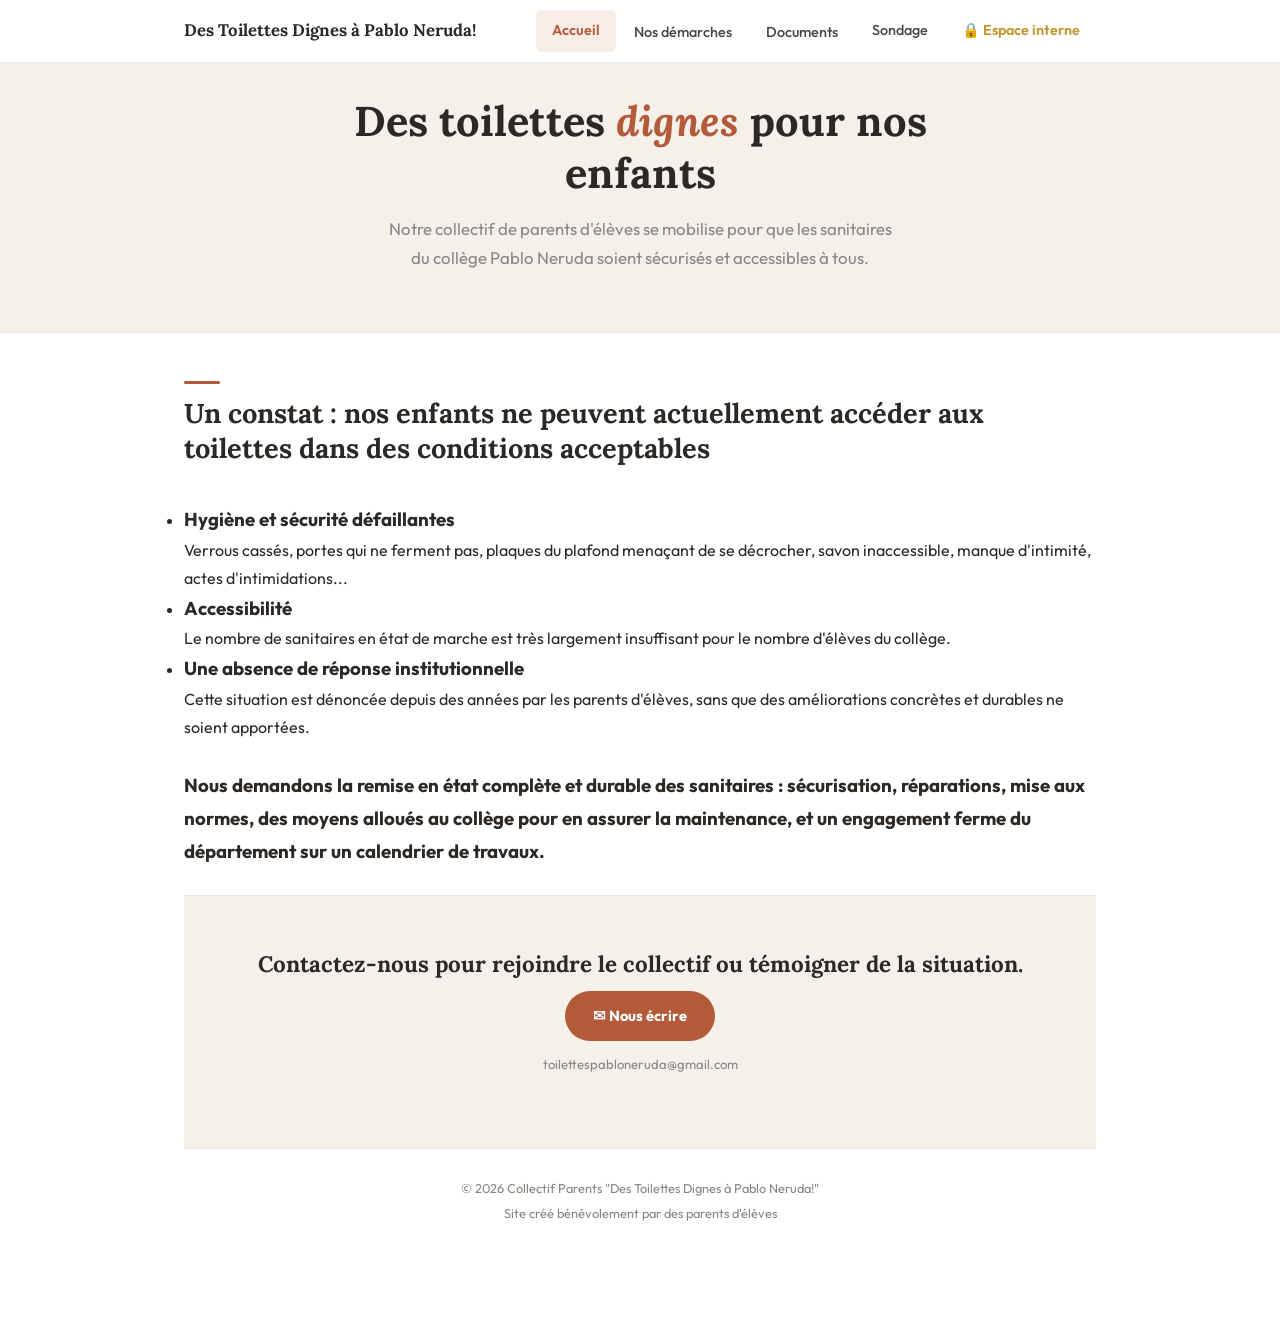
<file: index.html>
<!DOCTYPE html>
<html lang="fr">
<head>
<meta charset="UTF-8">
<meta name="viewport" content="width=device-width, initial-scale=1.0">
<title> Des Toilettes Dignes à Pablo Neruda!</title>
<link rel="stylesheet" href="style.css">
</head>
<body>

<header>
  <div class="header-inner">
    <a href="index.html" class="logo">
     <!-- <span class="logo-mark">✊</span> -->
      Des Toilettes Dignes à Pablo Neruda!
    </a>
    <button class="hamburger" onclick="document.querySelector('nav').classList.toggle('open')" aria-label="Menu">☰</button>
    <nav>
      <a href="index.html" class="current">Accueil</a>
     <div class="dropdown">
      <a href="demarches.html" >Nos démarches</a>
      <div class="dropdown-menu">
      <a href="demarches.html#demandes"> Résumé de nos demandes</a>
      <a href="demarches.html#chronologie">Chronologie</a>      
      </div>
      </div>      
      <div class="dropdown">
      <a href="documents.html">Documents</a>
      <div class="dropdown-menu">
      <a href="documents.html#ressources"> Ressources extérieures</a>
      <a href="documents.html#photos">Constats photographiques</a>      
      <a href="documents.html#courriers">Courriers et comptes-rendus</a>  
      </div>
      </div>  
      <a href="sondage.html">Sondage </a>
      <a href="membres.html" class="nav-members">🔒 Espace interne</a>
    </nav>
  </div>
</header>

<!-- HERO -->
<section style="background: var(--cream); padding: 32px 24px 28px; text-align: center; border-bottom: 1px solid var(--gray-pale);">
  <div style="max-width: 640px; margin: 0 auto;">
  <!--  <p style="font-size: 0.82rem; font-weight: 700; text-transform: uppercase; letter-spacing: 0.06em; color: var(--terra); margin-bottom: 16px;">
      🏫 Collège Pablo Neruda: les parents se mobilisent
    </p> -->
    <h1 style="font-family: var(--font-h); font-size: clamp(1.8rem, 4.5vw, 2.6rem); line-height: 1.25; margin-bottom: 16px; color: var(--ink);">
      Des toilettes <em style="color: var(--terra);">dignes</em> pour nos enfants
    </h1>
    <p style="color: var(--gray); font-size: 1.05rem; max-width: 520px; margin: 0 auto 32px; line-height: 1.7;">
      Notre collectif de parents d'élèves se mobilise pour que les sanitaires du collège Pablo Neruda soient sécurisés et accessibles à tous.
    </p>
 <!--   <div style="display: flex; justify-content: center; gap: 12px; flex-wrap: wrap;">
      <a href="demarches.html" class="btn btn-terra">Découvrir nos actions →</a>
    </div>
-->

</section>

<!-- PRÉSENTATION -->
<div class="page">
  <div class="section-header">
    <div class="section-bar"></div>
    <h2 class="section-title">Un constat : nos enfants ne peuvent actuellement accéder aux toilettes dans des conditions acceptables</h2>
  </div>
 <ul> 
<li> <h3>Hygiène et sécurité défaillantes</h3>
 <p>Verrous cassés, portes qui ne ferment pas, plaques du plafond menaçant de se décrocher, savon inaccessible, manque d'intimité, actes d'intimidations...</p>
</li>
<li><h3>Accessibilité </h3>
<p> Le nombre de sanitaires en état de marche est très largement insuffisant pour le nombre d'élèves du collège. </p>
</li>
   <li><h3>Une absence de réponse institutionnelle </h3>
<p>  Cette situation est dénoncée depuis des années par les parents d'élèves, sans que des améliorations concrètes et durables ne soient apportées. 
  </p>
</li>
 </ul>

   <BR>
  
    <h3 >Nous demandons la remise en état complète et durable des sanitaires : sécurisation, réparations, mise aux normes, des moyens alloués au collège pour en  assurer la maintenance, et un engagement ferme du département sur un calendrier de travaux.</h3>

 
  <BR>
<!--
  
  <div class="grid grid-2">
    <div class="card">
      <h3>Ce que nous demandons</h3>
      <p>la remise en état complète et durable des sanitaires : sécurisation, réparations, mise aux normes, des moyens alloués au collège pour en  assurer la maintenance, et un engagement ferme du département sur un calendrier de travaux</p>
     </div>
    <div class="card">
      <h3> Où en sommes-nous? </h3>
      <p>Nous avons écrit au Département pour demander l'autorisation d'aider le collège à faire des travaux d'urgence. Notre demande a été refusée. Nous élargissons donc la mobilisation pour faire entendre notre voix.</p>
      </div>
  </div>
</div>
-->
  
<!-- CTA -->
<section class="cta-band">
  <h2>Contactez-nous pour rejoindre le collectif ou témoigner de la situation.</h2>
  <a href="mailto:toilettespabloneruda@gmail.com" class="btn btn-terra">✉ Nous écrire</a>
  <p style="margin-top: 12px; font-size: 0.82rem; color: var(--gray);">toilettespabloneruda@gmail.com</p>
</section>

<footer>
  <p>© 2026 Collectif Parents "Des Toilettes Dignes à Pablo Neruda!" </p>
  <p>Site créé bénévolement par des parents d'élèves</p>
</footer>

</body>
</html>
</file>
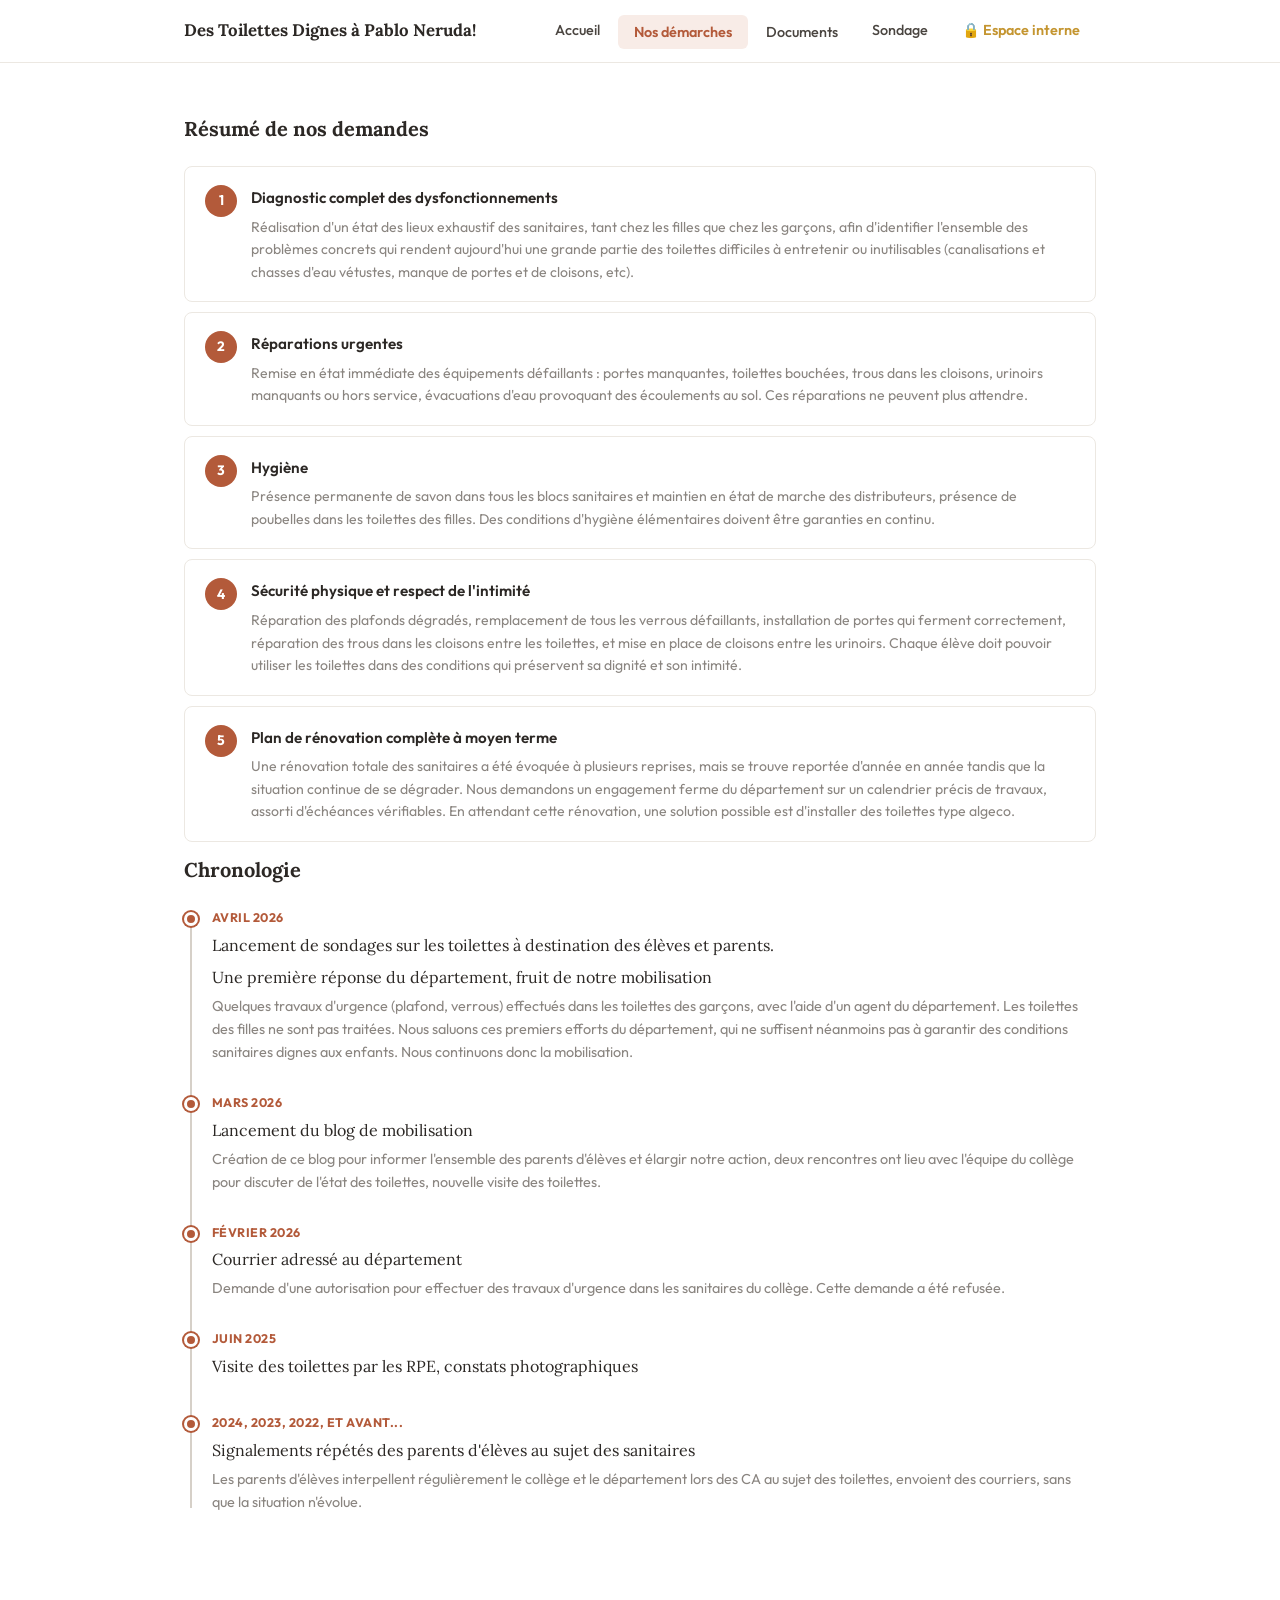
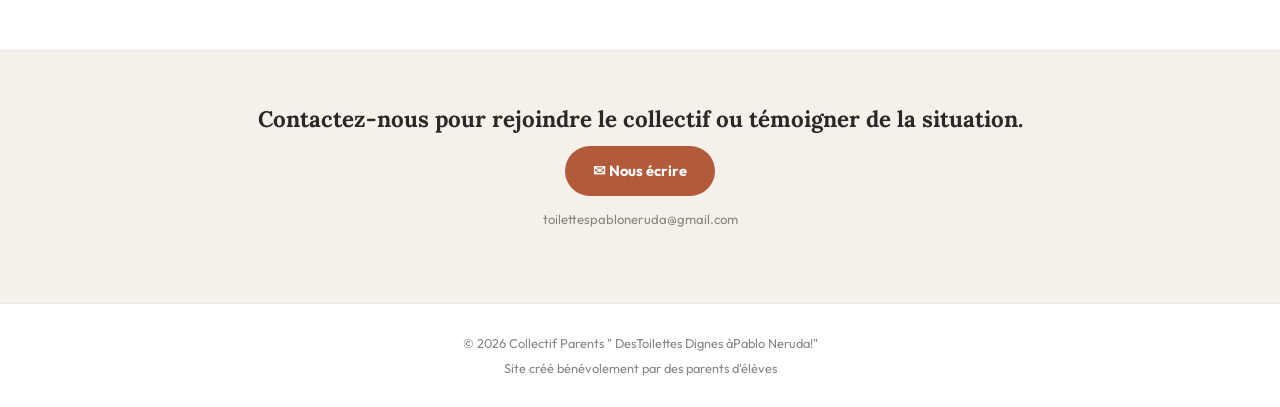
<file: demarches.html>
<!DOCTYPE html>
<html lang="fr">
<head>
<meta charset="UTF-8">
<meta name="viewport" content="width=device-width, initial-scale=1.0">
<title>Nos démarches du collectif "Des Toilettes Dignes à Pablo Neruda!"</title>
<link rel="stylesheet" href="style.css">
</head>
<body>

<header>
  <div class="header-inner">
    <a href="index.html" class="logo">
      Des Toilettes Dignes à Pablo Neruda!
    </a>
    <button class="hamburger" onclick="document.querySelector('nav').classList.toggle('open')" aria-label="Menu">☰</button>
    <nav>
      <a href="index.html">Accueil</a>
      
        <div class="dropdown">
      <a href="demarches.html" class="current">Nos démarches</a>
          <div class="dropdown-menu">
            <a href="demarches.html#demandes"> Résumé de nos demandes</a>
      <a href="demarches.html#chronologie">Chronologie</a>      
    </div>
           </div>
      
       <div class="dropdown">
      <a href="documents.html">Documents</a>
            <div class="dropdown-menu">
            <a href="documents.html#ressources"> Ressources extérieures</a>
      <a href="documents.html#photos">Constats photographiques</a>      
              <a href="documents.html#courriers">Courriers et comptes-rendus</a>  
    </div>
       </div>
      
      <a href="sondage.html">Sondage</a>
      <a href="membres.html" class="nav-members">🔒 Espace interne</a>
    </nav>
  </div>
</header>

<div class="page">
  <!--
<div class="page">
  <div class="section-header">
    <div class="section-bar"></div>
    <h1 class="section-title">Nos démarches</h1>
    <p class="section-sub">Résumé de nos demandes et historique de notre mobilisation  </p>
  </div>
-->
 
  <!-- NOS DEMANDES -->
  <h2 id="demandes" style="font-family: var(--font-h); font-size: 1.25rem; margin-bottom: 20px; color: var(--ink);">Résumé de nos demandes</h2>
  
  <div class="demand-item">
    <div class="demand-num">1</div>
    <div>
      <div class="demand-title">Diagnostic complet des dysfonctionnements</div>
      <div class="demand-desc">Réalisation d'un état des lieux exhaustif des sanitaires, tant chez les filles que chez les garçons, afin d'identifier 
        l'ensemble des problèmes concrets qui rendent aujourd'hui une grande partie des toilettes difficiles à entretenir ou inutilisables (canalisations et chasses d'eau vétustes, manque de portes et de cloisons, etc).</div>  
    </div>
  </div>

 
  <div class="demand-item">
    <div class="demand-num">2</div>
    <div>
      <div class="demand-title">Réparations urgentes</div>
      <div class="demand-desc">Remise en état immédiate des équipements défaillants : portes manquantes, toilettes bouchées, trous dans les cloisons, 
  urinoirs manquants ou hors service, évacuations d'eau provoquant des écoulements au sol. 
  Ces réparations ne peuvent plus attendre. </div>
    </div>
  </div>

  <div class="demand-item">
    <div class="demand-num">3</div>
    <div>
      <div class="demand-title">Hygiène</div>
    <div class="demand-desc">Présence permanente de savon dans tous les blocs sanitaires et maintien 
  en état de marche des distributeurs, présence de poubelles dans les toilettes des filles. Des conditions d'hygiène élémentaires doivent être garanties en continu.</div>
    <!--  <span class="status status-nope">Non traité</span> -->
    </div>
  </div>

  <div class="demand-item">
    <div class="demand-num">4</div>
    <div>
      <div class="demand-title">Sécurité physique et respect de l'intimité</div>
      <div class="demand-desc">
Réparation des plafonds dégradés, remplacement de tous les verrous défaillants, installation de portes qui ferment correctement, réparation des trous dans les cloisons entre les toilettes,
  et mise en place de cloisons entre les urinoirs. Chaque élève doit pouvoir utiliser les toilettes dans des conditions 
  qui préservent sa dignité et son intimité.        
      </div>
   </div>
  </div>

        <div class="demand-item">
    <div class="demand-num">5</div>
    <div>
      <div class="demand-title">Plan de rénovation complète à moyen terme</div>
      <div class="demand-desc">
    Une rénovation totale des sanitaires a été évoquée à plusieurs reprises, mais se trouve reportée d'année 
      en année tandis que la situation continue de se dégrader. Nous demandons un engagement ferme du département 
      sur un calendrier précis de travaux, assorti d'échéances vérifiables. En attendant cette rénovation, une solution possible est d'installer des toilettes type algeco.
     </div>
   </div>
  </div>
  


 <h2 id="chronologie" style="font-family: var(--font-h); font-size: 1.25rem; margin-bottom: 20px; color: var(--ink);">Chronologie</h2>
  <div class="timeline" style="margin-bottom: 56px;">

 <div class="tl-item">
      <div class="tl-dot"></div>
      <div class="tl-date">Avril 2026</div>
      <div class="tl-title">Lancement de sondages sur les toilettes à destination des élèves et parents.
        </div>
    <div class="tl-title">Une première réponse du département, fruit de notre mobilisation
        </div>
      <div class="tl-desc"> Quelques travaux d'urgence (plafond, verrous) effectués dans les toilettes des garçons, avec l'aide d'un agent du département. Les toilettes des filles ne sont pas traitées.  Nous saluons ces premiers efforts du département, qui ne suffisent néanmoins pas à garantir des conditions sanitaires dignes aux enfants. Nous continuons donc la mobilisation.</div>
    </div>
    
    <div class="tl-item">
      <div class="tl-dot"></div>
      <div class="tl-date">Mars 2026</div>
      <div class="tl-title">Lancement du blog de mobilisation</div>
      <div class="tl-desc">Création de ce blog pour informer l'ensemble des parents d'élèves et élargir notre action, deux rencontres ont lieu avec l'équipe du collège pour discuter de l'état des toilettes, nouvelle visite des toilettes.</div>
    </div>

    <div class="tl-item">
      <div class="tl-dot"></div>
      <div class="tl-date">Février 2026</div>
      <div class="tl-title">Courrier adressé au département  </div>
      <div class="tl-desc"> Demande d'une autorisation pour effectuer des travaux d'urgence dans les sanitaires du collège. 
        Cette demande a été refusée. </div>
    </div>

    <div class="tl-item">
      <div class="tl-dot"></div>
      <div class="tl-date">Juin 2025</div>
      <div class="tl-title">Visite des toilettes par les RPE, constats photographiques</div>
    </div>

<div class="tl-item">
      <div class="tl-dot"></div>
      <div class="tl-date"> 2024, 2023, 2022, et avant...</div>
      <div class="tl-title">  Signalements répétés des parents d'élèves au sujet des sanitaires  </div>
     <div class="tl-desc"> Les parents d'élèves interpellent régulièrement le collège et le département lors des CA au sujet des toilettes, envoient des courriers, sans que la situation n'évolue.</div>
 </div>
  </div>
</div>

  
<!-- CTA -->
<section class="cta-band">
  <h2>Contactez-nous pour rejoindre le collectif ou témoigner de la situation.</h2>
  <a href="mailto:toilettespabloneruda@gmail.com" class="btn btn-terra">✉ Nous écrire</a>
  <p style="margin-top: 12px; font-size: 0.82rem; color: var(--gray);">toilettespabloneruda@gmail.com</p>
</section>

<footer>
  <p>© 2026 Collectif Parents " DesToilettes Dignes àPablo Neruda!"</p>
  <p>Site créé bénévolement par des parents d'élèves</p>
</footer>

</body>
</html>
</file>
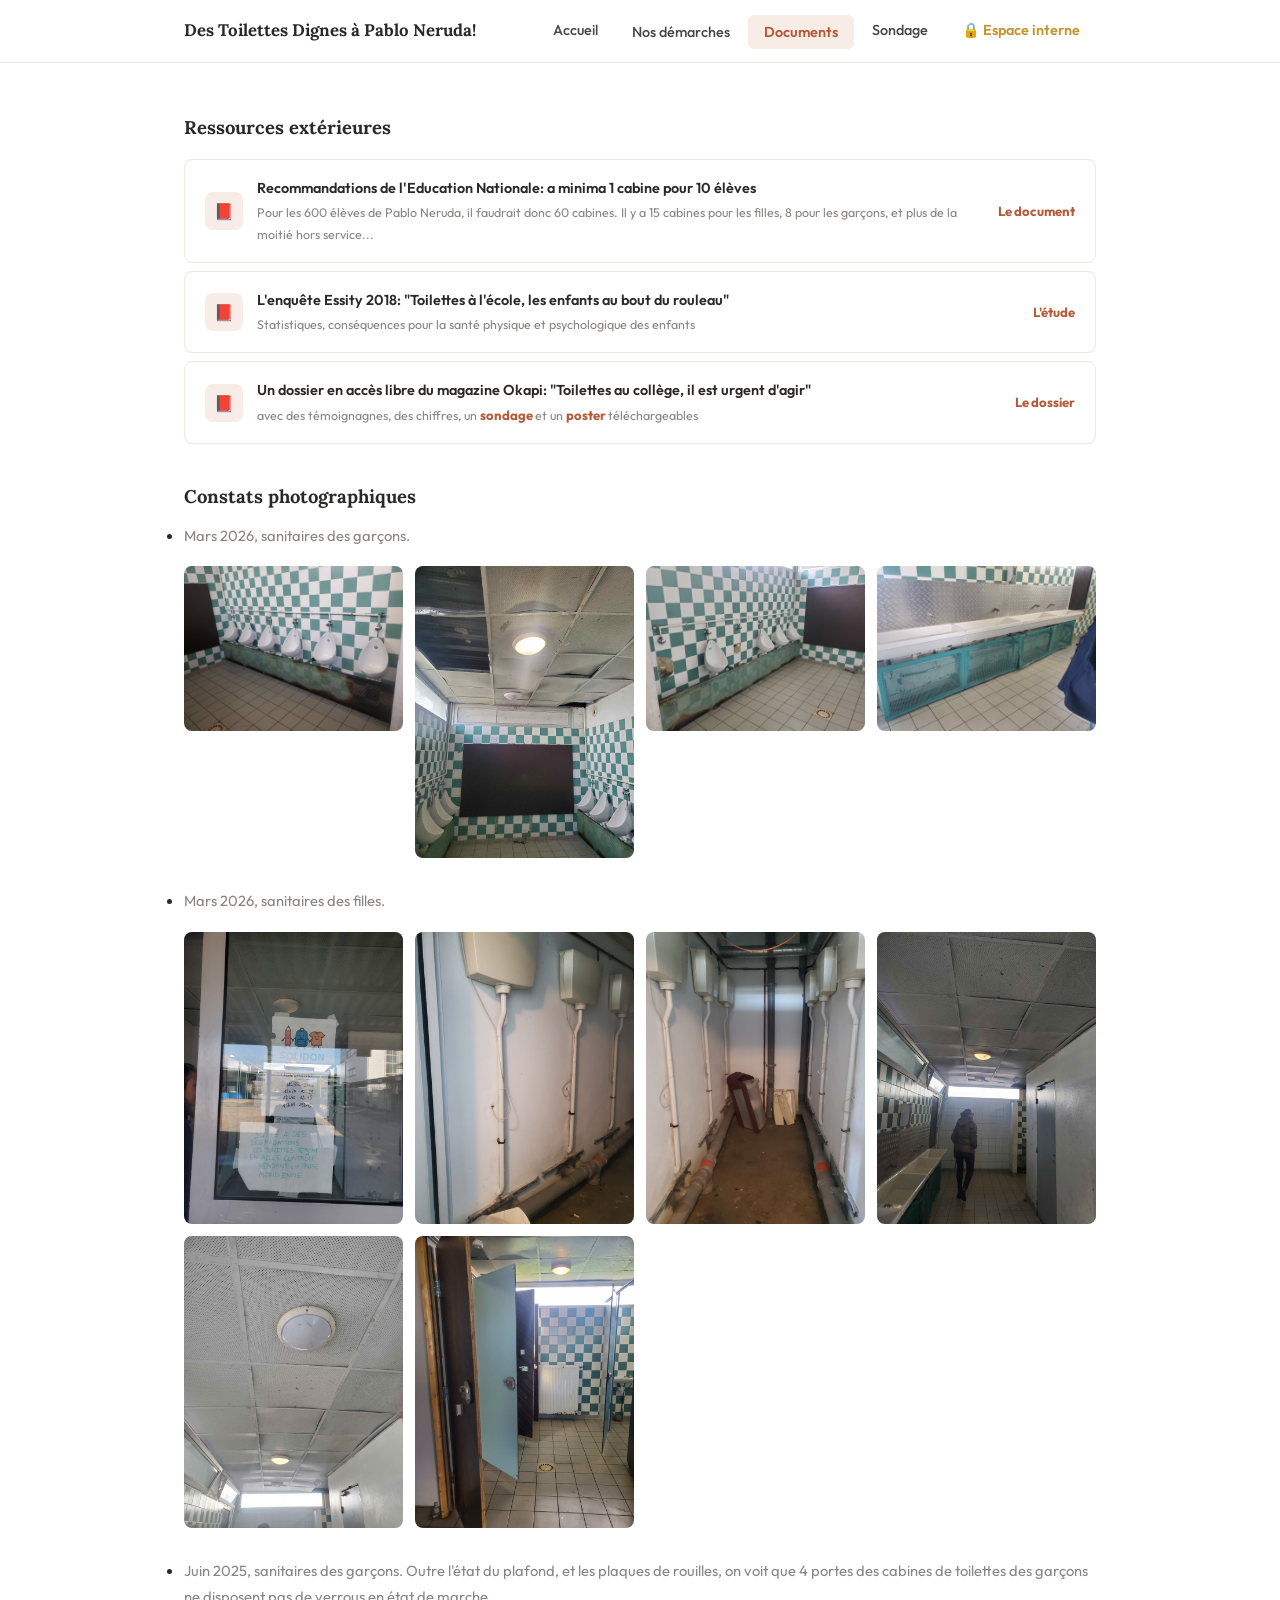
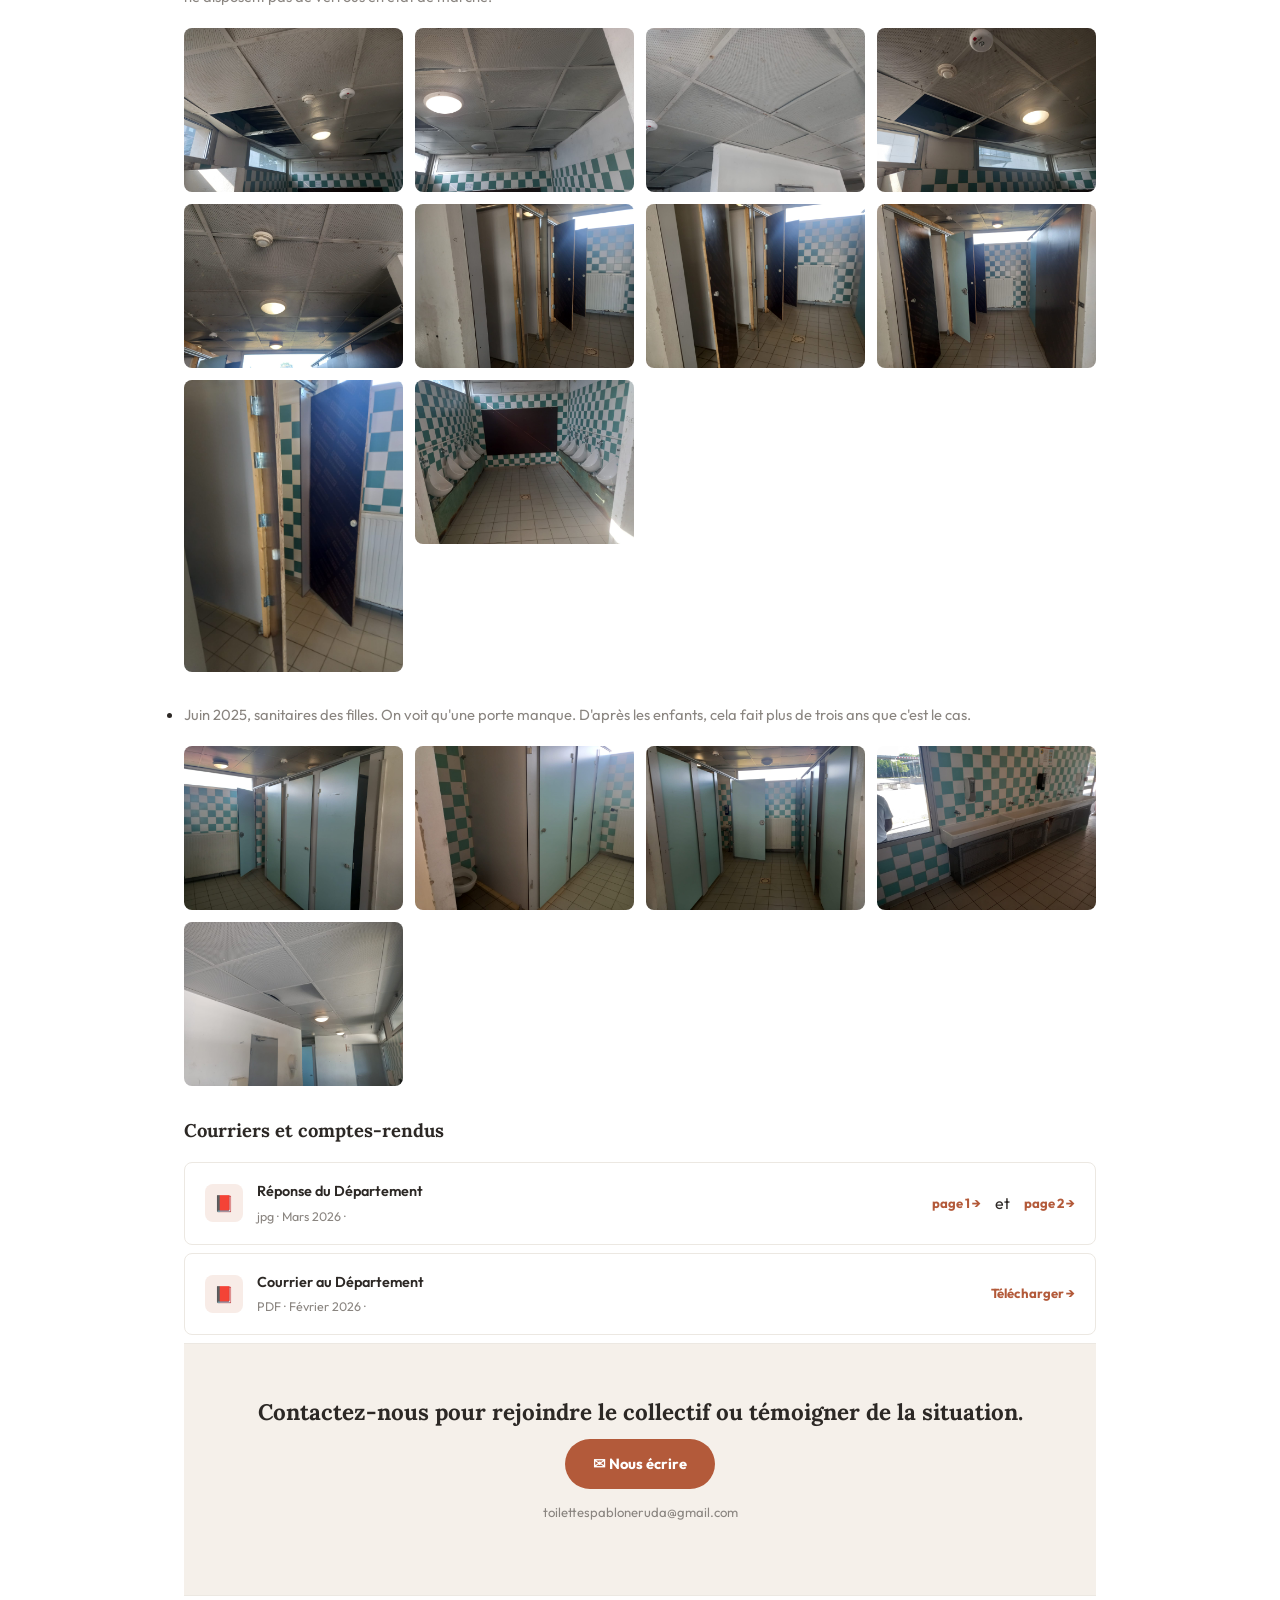
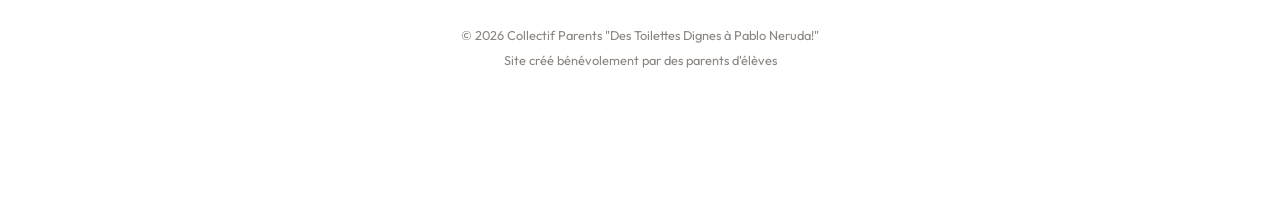
<file: documents.html>
<!DOCTYPE html>
<html lang="fr">
<head>
<meta charset="UTF-8">
<meta name="viewport" content="width=device-width, initial-scale=1.0">
<title>Documents du collectif "Des Toilettes Dignes à Pablo Neruda!"</title>
<link rel="stylesheet" href="style.css">
</head>
<body>

<header>
  <div class="header-inner">
    <a href="index.html" class="logo">
    <!--  <span class="logo-mark">✊</span> -->
      Des Toilettes Dignes à Pablo Neruda!
    </a>
    <button class="hamburger" onclick="document.querySelector('nav').classList.toggle('open')" aria-label="Menu">☰</button>
    <nav>
      <a href="index.html">Accueil</a>
    
<div class="dropdown">
      <a href="demarches.html" >Nos démarches</a>
      <div class="dropdown-menu">
      <a href="demarches.html#demandes"> Résumé de nos demandes</a>
      <a href="demarches.html#chronologie">Chronologie</a>      
      </div>
      </div>      
      <div class="dropdown">
      <a href="documents.html" class="current" >Documents</a>
      <div class="dropdown-menu">
      <a href="documents.html#ressources"> Ressources extérieures</a>
      <a href="documents.html#photos">Constats photographiques</a>      
      <a href="documents.html#courriers">Courriers et comptes-rendus</a>  
      </div>
      </div>  
     <a href="sondage.html" >Sondage</a>
      <a href="membres.html" class="nav-members">🔒 Espace interne</a>

      
    </nav>
  </div>
</header>

<div class="page">

 <!-- RESSOURCES -->
  <h2 id="ressources" style="font-family: var(--font-h); font-size: 1.15rem; margin-bottom: 16px; color: var(--ink);"> Ressources extérieures</h2>

  <div style="margin-bottom: 40px;">
    <div class="doc-item">
      <div class="doc-icon pdf">📕</div>
      <div class="doc-info">
        <div class="doc-name">Recommandations de l'Education Nationale: a minima 1 cabine pour 10 élèves  </div>
        <div class="doc-meta">  Pour les 600 élèves de Pablo Neruda, il faudrait donc 60 cabines. Il y a 15 cabines
          pour les filles, 8 pour les garçons, et plus de la moitié hors service... </div>
      </div>
      <a href="fiche-sanitaires.pdf" class="doc-dl">Le document</a>
    </div>

  <div style="margin-bottom: 40px;">
    <div class="doc-item">
      <div class="doc-icon pdf">📕</div>
      <div class="doc-info">
        <div class="doc-name">L'enquête Essity 2018:  "Toilettes à l'école, les enfants au bout du rouleau" </div>
        <div class="doc-meta"> Statistiques, conséquences pour la santé physique et psychologique des enfants  </div>
      </div>
      <a href="https://www.essity.fr/le-groupe/initiatives-societales/etude-2018/" class="doc-dl">L'étude </a>
    </div>

     <div style="margin-bottom: 40px;">
    <div class="doc-item">
      <div class="doc-icon pdf">📕</div>
      <div class="doc-info">
        <div class="doc-name"> Un dossier en accès libre du magazine Okapi: "Toilettes au collège, il est urgent d'agir"</div>
        <div class="doc-meta"> avec des témoignagnes, des chiffres, un 
          <a href="https://tout.bayard-jeunesse.com/conseil/ameliorer-les-toilettes-au-college-2/#:~:text=Gr%C3%A2ce%20au%20poster%20%C2%AB%20Respect%20pour,les%20WC%20%C3%A0%20la%20maison%20!" class="doc-dl"> sondage </a> 
          et un  <a href="https://www.essity.fr/le-groupe/initiatives-societales/etude-2018/" class="doc-dl">poster </a> téléchargeables </div>
      </div>
      <a href="https://tout.bayard-jeunesse.com/conseil/ameliorer-les-toilettes-au-college-2/#:~:text=Gr%C3%A2ce%20au%20poster%20%C2%AB%20Respect%20pour,les%20WC%20%C3%A0%20la%20maison%20!" class="doc-dl">Le dossier </a>
    </div>

    <BR>
  <!-- PHOTOS -->
  <h2 id="photos" style="font-family: var(--font-h); font-size: 1.15rem; margin-bottom: 8px; color: var(--ink);">Constats photographiques</h2>


       <ul> 


<li>    <p style="color: var(--gray); font-size: 0.92rem; margin-bottom: 18px;">Mars 2026, sanitaires des garçons.  </p>
   
  <div class="photo-grid">
         <img src="urinoirs2_mars26.jpeg" alt="urinoirs2_mars26" onclick="openLightbox(this.src)" style="border-radius: 8px; width: 100%; cursor: pointer;">
      <img src="urinoirs3_mars26.jpeg" alt="urinoirs3_mars26" onclick="openLightbox(this.src)" style="border-radius: 8px; width: 100%; cursor: pointer;">
       <img src="urinoirs5_mars26.jpeg" alt="urinoirs5_mars26" onclick="openLightbox(this.src)" style="border-radius: 8px; width: 100%; cursor: pointer;">
      <img src="lavabos_garcons_mars26.jpeg" alt="lavabos_garcons_mars26" onclick="openLightbox(this.src)" style="border-radius: 8px; width: 100%; cursor: pointer;">
     
  </div>
</li>
<BR>
<li>    <p style="color: var(--gray); font-size: 0.92rem; margin-bottom: 18px;">Mars 2026, sanitaires des filles.  </p>
   
  <div class="photo-grid">
       <img src="affiche_porte_toilettes_mars26.jpeg" alt="affiche_porte_toilettes_mars26" onclick="openLightbox(this.src)" style="border-radius: 8px; width: 100%; cursor: pointer;">
         <img src="canalisations1_mars26.jpeg" alt="canalisations1_mars26" onclick="openLightbox(this.src)" style="border-radius: 8px; width: 100%; cursor: pointer;">
  <img src="canalisations2_mars26.jpeg" alt="canalisations2_mars26" onclick="openLightbox(this.src)" style="border-radius: 8px; width: 100%; cursor: pointer;">
      <img src="lavabos_filles_mars26.jpeg" alt="lavabos_filles_mars26" onclick="openLightbox(this.src)" style="border-radius: 8px; width: 100%; cursor: pointer;">
     <img src="plafond_filles_mars26.jpeg" alt="plafond_filles_mars26" onclick="openLightbox(this.src)" style="border-radius: 8px; width: 100%; cursor: pointer;">
      <img src="toilettesfilles1_mars26.jpeg" alt="toilettesfilles1_mars26" onclick="openLightbox(this.src)" style="border-radius: 8px; width: 100%; cursor: pointer;">
    
  </div>
</li>
 <BR>        
<li>    <p style="color: var(--gray); font-size: 0.92rem; margin-bottom: 18px;">Juin 2025, sanitaires des garçons. Outre l'état du plafond, et les plaques de rouilles, on voit que 4 portes des cabines de toilettes des garçons ne disposent pas de verrous en état de marche. </p>
   
  <div class="photo-grid">
       <img src="plafond_garcons1_juin25.jpg" alt="plafond_garcons1_juin25" onclick="openLightbox(this.src)" style="border-radius: 8px; width: 100%; cursor: pointer;">
     <img src="plafond_garcons2_juin25.jpg" alt="plafond_garcons2_juin25" onclick="openLightbox(this.src)" style="border-radius: 8px; width: 100%; cursor: pointer;">
     <img src="plafond_garcons4_juin25.jpg" alt="plafond_garcons4_juin25" onclick="openLightbox(this.src)" style="border-radius: 8px; width: 100%; cursor: pointer;">
     <img src="plafond_garcons5_juin25.jpg" alt="plafond_garcons5_juin25" onclick="openLightbox(this.src)" style="border-radius: 8px; width: 100%; cursor: pointer;">  
    <img src="plafond_garcons8_juin25.jpg" alt="plafond_garcons8_juin25" onclick="openLightbox(this.src)" style="border-radius: 8px; width: 100%; cursor: pointer;">  
      <img src="cabines_garcons1_juin25.jpg" alt="cabines_garcons1_juin25" onclick="openLightbox(this.src)" style="border-radius: 8px; width: 100%; cursor: pointer;">
       <img src="cabines_garcons2_juin25.jpg" alt="cabines_garcons2_juin25" onclick="openLightbox(this.src)" style="border-radius: 8px; width: 100%; cursor: pointer;">
      <img src="cabines_garcons3_juin25.jpg" alt="cabines_garcons3_juin25" onclick="openLightbox(this.src)" style="border-radius: 8px; width: 100%; cursor: pointer;">
      <img src="cabines_garcons4_juin25.jpg" alt="cabines_garcons4_juin25" onclick="openLightbox(this.src)" style="border-radius: 8px; width: 100%; cursor: pointer;">
    <img src="urinoirs_juin25.jpg" alt="urinoirs_juin25" onclick="openLightbox(this.src)" style="border-radius: 8px; width: 100%; cursor: pointer;">
  
  </div>
</li>
<BR>
<li>    <p style="color: var(--gray); font-size: 0.92rem; margin-bottom: 18px;">Juin 2025, sanitaires des filles. On voit qu'une porte manque. D'après les enfants, cela fait plus de trois ans que c'est le cas.  </p>
   
  <div class="photo-grid">
       <img src="cabines_filles1_juin25.jpg" alt="cabines_filles1_juin25" onclick="openLightbox(this.src)" style="border-radius: 8px; width: 100%; cursor: pointer;">
     <img src="cabines_filles2_juin25.jpg" alt="cabines_filles2_juin25" onclick="openLightbox(this.src)" style="border-radius: 8px; width: 100%; cursor: pointer;">
     <img src="cabines_filles3_juin25.jpg" alt="cabines_filles3_juin25" onclick="openLightbox(this.src)" style="border-radius: 8px; width: 100%; cursor: pointer;">
     <img src="lavabos_filles_juin25.jpg" alt="lavabos_filles_juin25" onclick="openLightbox(this.src)" style="border-radius: 8px; width: 100%; cursor: pointer;">  
    <img src="plafond_filles_juin25.jpg" alt="plafond_filles_juin25" onclick="openLightbox(this.src)" style="border-radius: 8px; width: 100%; cursor: pointer;">   
  </div>
</li>
         
 </ul>
 


<BR>
 <!-- COURRIER -->
  <h2 id="courriers" style="font-family: var(--font-h); font-size: 1.15rem; margin-bottom: 16px; color: var(--ink);"> Courriers et comptes-rendus</h2>

 <div style="margin-bottom: 40px;">
    <div class="doc-item">
      <div class="doc-icon pdf">📕</div>
      <div class="doc-info">
        <div class="doc-name">Réponse du Département </div>
        <div class="doc-meta">jpg · Mars 2026 · </div>
      </div>
      <a href="reponse_departement1.jpg" class="doc-dl">page 1 →</a> et  <a href="reponse_departement2.jpg" class="doc-dl">page 2 →</a>
    </div>

    
  <div style="margin-bottom: 40px;">
    <div class="doc-item">
      <div class="doc-icon pdf">📕</div>
      <div class="doc-info">
        <div class="doc-name">Courrier au Département </div>
        <div class="doc-meta">PDF · Février 2026 · </div>
      </div>
      <a href="Courrier_Departement_0226.pdf" class="doc-dl">Télécharger →</a>
    </div>


  
<!-- CTA -->
<section class="cta-band">
  <h2>Contactez-nous pour rejoindre le collectif ou témoigner de la situation.</h2>
  <a href="mailto:toilettespabloneruda@gmail.com" class="btn btn-terra">✉ Nous écrire</a>
  <p style="margin-top: 12px; font-size: 0.82rem; color: var(--gray);">toilettespabloneruda@gmail.com</p>
</section>
  
<footer>
  <p>© 2026 Collectif Parents "Des Toilettes Dignes à Pablo Neruda!"</p>
  <p>Site créé bénévolement par des parents d'élèves</p>
</footer>


<!-- LIGHTBOX -->
<div id="lightbox" onclick="this.style.display='none'" style="display:none; position:fixed; top:0; left:0; width:100%; height:100%; background:rgba(0,0,0,0.85); z-index:999; cursor:pointer; justify-content:center; align-items:center;">
  <img id="lightbox-img" style="max-width:90%; max-height:90%; border-radius:8px; box-shadow:0 0 40px rgba(0,0,0,0.5);">
  <span style="position:absolute; top:20px; right:30px; color:white; font-size:2rem;">✕</span>
</div>

<script>
function openLightbox(src) {
  var lb = document.getElementById('lightbox');
  document.getElementById('lightbox-img').src = src;
  lb.style.display = 'flex';
}
</script>
  
</body>
</html>
</file>
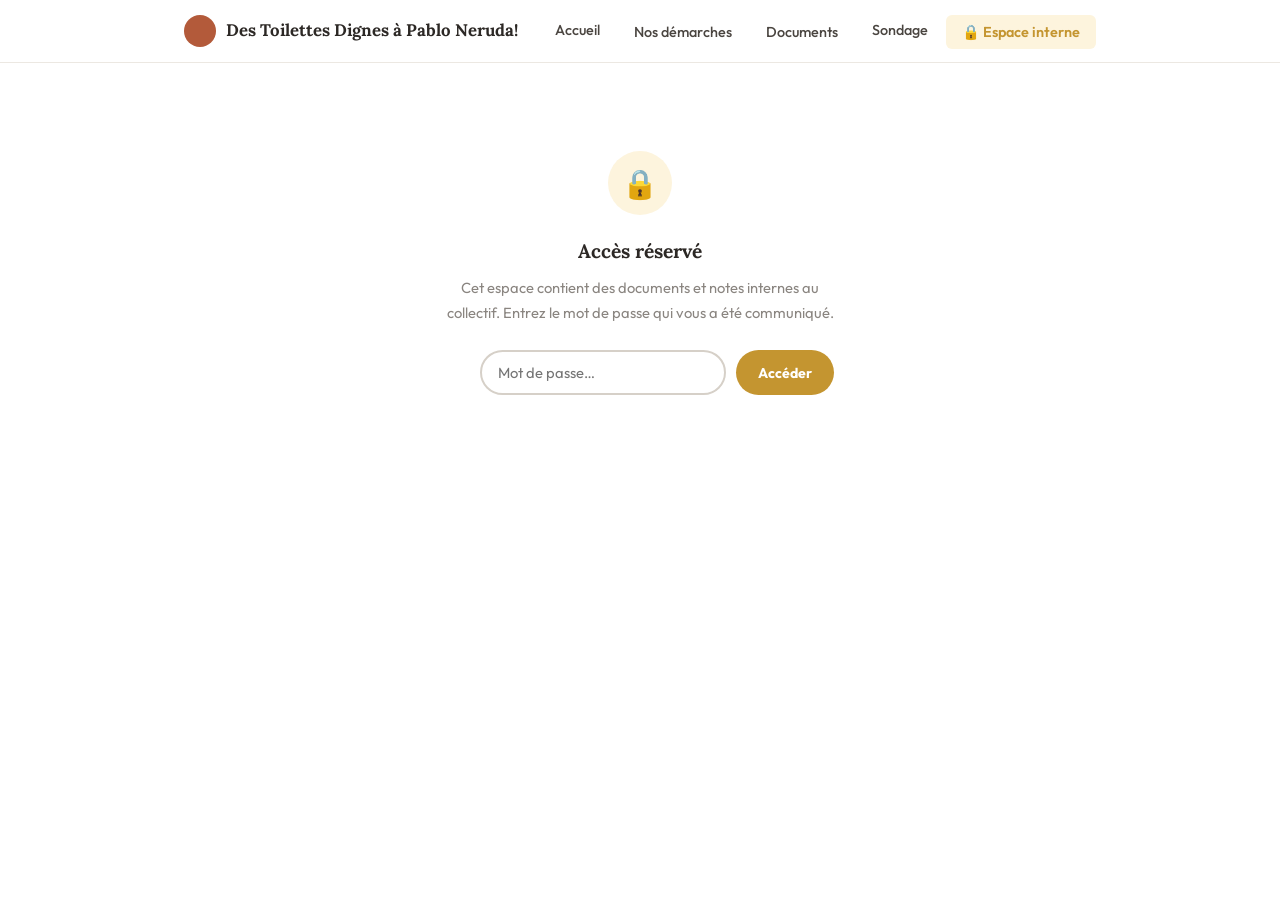
<file: membres.html>
<!DOCTYPE html>
<html lang="fr">
<head>
<meta charset="UTF-8">
<meta name="viewport" content="width=device-width, initial-scale=1.0">
<title>Espace interne —Des Toilettes Dignes à Pablo Neruda!</title>
<link rel="stylesheet" href="style.css">
</head>
<body>

<header>
  <div class="header-inner">
    <a href="index.html" class="logo">
      <span class="logo-mark"></span>
      Des Toilettes Dignes à Pablo Neruda!
    </a>
    <button class="hamburger" onclick="document.querySelector('nav').classList.toggle('open')" aria-label="Menu">☰</button>
    <nav>
      <a href="index.html">Accueil</a>
     <div class="dropdown">
      <a href="demarches.html" >Nos démarches</a>
      <div class="dropdown-menu">
      <a href="demarches.html#demandes"> Résumé de nos demandes</a>
      <a href="demarches.html#chronologie">Chronologie</a>      
      </div>
      </div>      
      <div class="dropdown">
      <a href="documents.html">Documents</a>
      <div class="dropdown-menu">
      <a href="documents.html#ressources"> Ressources extérieures</a>
      <a href="documents.html#photos">Constats photographiques</a>      
      <a href="documents.html#courriers">Courriers et comptes-rendus</a>  
      </div>
      </div>  
       <a href="sondage.html">Sondage</a>
       <div class="dropdown">
      <a href="membres.html" class="nav-members current">🔒 Espace interne</a>
          <div class="dropdown-menu">
      <a href="membres.html#resume"> Résumé</a>
      <a href="membres.html#doc_collab">Document collaboratif</a>       
      </div>
      </div> 
    </nav>
  </div>
</header>

<div class="page">
<!--
  <div class="section-header">
    <div class="section-bar" style="background: var(--gold);"></div>
    <h1 class="section-title">Espace interne</h1>
    <p class="section-sub">Réservé aux parents membres du collectif</p>
  </div>
-->
  <!-- MOT DE PASSE -->
  <div class="private-gate" id="pw-gate">
    <div class="lock-icon">🔒</div>
    <h3>Accès réservé</h3>
    <p>Cet espace contient des documents et notes internes au collectif. Entrez le mot de passe qui vous a été communiqué.</p>
    <div class="pw-form">
      <input type="password" class="pw-input" id="pw-input" placeholder="Mot de passe…" onkeydown="if(event.key==='Enter')checkPassword()">
      <button class="pw-submit" onclick="checkPassword()">Accéder</button>
    </div>
    <div class="pw-error-msg" id="pw-error">Mot de passe incorrect. Contactez un membre du collectif.</div>
  </div>

  <!-- CONTENU PRIVÉ -->
  <div class="private-content" id="private-area">
   <!-- <div class="private-notice">🔓 Espace déverrouillé — Bienvenue !</div>  -->



<!-- DOCUMENT COLLABORATIF -->
     <!-- RESSOURCES -->
  <h2 id="doc_collab" style="font-family: var(--font-h); font-size: 1.15rem; margin-bottom: 16px; color: var(--ink);"> Documents collaboratifs</h2>

<div style="margin-top: 28px;">
  <a href="https://docs.google.com/document/d/16IlOpMunHj3o5xGLLDdLnPq-EaHm7tSR_XBCXf4b0B8/edit?tab=t.0" target="_blank" class="card" style="display: flex; align-items: center; gap: 16px; text-decoration: none; cursor: pointer;">
    <div class="badge badge-gold" style="margin-bottom: 0; min-width: 40px;">📝</div>
    <div>
      <h3 style="margin-bottom: 2px;"> Partagez vos idées, propositions et remarques</h3>
     <!-- <p style="margin: 0;"> Cliquez pour ouvrir le document partagé dans un nouvel onglet.</p> -->
    </div>
    <span style="margin-left: auto; color: var(--terra); font-weight: 700; font-size: 0.9rem; white-space: nowrap;">Ouvrir</span>
  </a>
</div>
    
<div style="margin-top: 28px;">
  <a href="https://docs.google.com/spreadsheets/d/1htaVaUi_pfq1hVjGqBrb2I0mRmo-tY56D56aYKSwbj4/edit?pli=1&gid=931930616#gid=931930616" target="_blank" class="card" style="display: flex; align-items: center; gap: 16px; text-decoration: none; cursor: pointer;">
    <div class="badge badge-gold" style="margin-bottom: 0; min-width: 40px;">📝</div>
    <div>
      <h3 style="margin-bottom: 2px;"> Pour voir le plan d'action et participer </h3>
     <!-- <p style="margin: 0;"> Cliquez pour ouvrir le document partagé dans un nouvel onglet.</p> -->
    </div>
    <span style="margin-left: auto; color: var(--terra); font-weight: 700; font-size: 0.9rem; white-space: nowrap;">Ici</span>
  </a>
</div>

 
<BR>
     <!-- Documents à partager -->
  <h2 id="doc_collab" style="font-family: var(--font-h); font-size: 1.15rem; margin-bottom: 16px; color: var(--ink);"> Documents et comptes-rendus </h2>
 <div style="margin-bottom: 40px;">
    <div class="doc-item">
      <div class="doc-icon pdf">📕</div>
      <div class="doc-info">
        <div class="doc-name">Compte-rendu de la réunion au collège du 26 Mars 2026, avec la principale, les CPE et l'intendante  </div>
      <a href="Sanitaires_College_reunion_du_26_03_26.pdf" class="doc-dl">Le document</a>
    </div>
   </div>

    <div class="doc-item">
      <div class="doc-icon pdf">📕</div>
      <div class="doc-info">
        <div class="doc-name">Résultats des sondages  </div>
      <a href="Sondage_Elèves_Toilettes_Pablo_Neruda.xlsx" class="doc-dl">fichier réponses enfants</a> et  <a href="Sondage_Parents_Toilettes_Collège_Pablo_Neruda.xlsx" class="doc-dl">fichier réponses parents</a>, <a href="bilan_final_toilettes_Pablo_Neruda.pdf" class="doc-dl">Document bilan </a>
    </div>
   </div>
    
   <!-- Résumé -->
  <h2 ide="resume" style="font-family: var(--font-h); font-size: 1.15rem; margin-bottom: 16px; color: var(--ink);"> Résumé à destination des nouveaux arrivants (mise à jour 13 Avril 2026) </h2>

 

  <!-- LE PROBLÈME -->
 <!-- <h2 id="probleme" style="font-family: var(--font-h); font-size: 1.25rem; margin-bottom: 16px; color: var(--ink);">Le problème</h2>
-->
    
  <div style="margin-bottom: 40px;">
    <p style="margin-bottom: 14px;">
      Les sanitaires du collège Pablo Neruda (Bègles) sont dans un état dégradé depuis plusieurs années : toilettes bouchées ou condamnées, portes manquantes ou sans verrou, cloisons séparatrices trouées, plafonds menaçant de s'effondrer, pas de cloisons entre les urinoirs, absence de savon, papier toilette uniquement dans le couloir (pas dans les cabines).
    </p>
    <p style="margin-bottom: 14px;">
      Le nombre de toilettes réellement utilisables est très en dessous des besoins&nbsp;, par exemple, en Mars 2026, avant les petites réparations entreprises par le colège, les informations relevées par les enfants nous ont permis d'établir les chiffres suivants: 
    </p>

    <div class="grid grid-2" style="margin-bottom: 18px;">
      <div class="card" style="border-left: 3px solid var(--terra);">
        <h3>Côté garçons</h3>
        <p>Seuls <strong>1 à 2 WC sur 5</strong> ferment à clé. <strong>3 à 4 urinoirs sur 10</strong> fonctionnent. Pas de cloisons entre les urinoirs.</p>
      </div>
      <div class="card" style="border-left: 3px solid var(--terra);">
        <h3>Côté filles</h3>
        <p>Sur <strong>15 toilettes</strong>, plusieurs n'ont pas de chasse d'eau en état de fonctionnement et une n'a pas de porte. Certains jours, seules 3 toilettes sont accessibles.</p>
      </div>
    </div>

   
    <p>
   Le 12 mars 2026, le collège a décidé de fermer les toilettes des garçons suite à des dégradations (accès limité à 3 élèves à la fois, sous surveillance, pendant 5 minutes toutes les 15 minutes), puis a aussi restreint l'accès chez les filles.
        Des réparations sont effectuées pendant cette période: le 26 mars, jour de la visite des parents, nous avons constaté que toutes les portes étaient à nouveau munies de verrous. 
    </p>
  </div>

  <!-- CE QUI A ÉTÉ FAIT -->
  <h2 id="historique" style="font-family: var(--font-h); font-size: 1.25rem; margin-bottom: 16px; color: var(--ink);">Ce qui a été fait jusqu'ici</h2>

  <div class="timeline" style="margin-bottom: 40px;">
    <div class="tl-item muted">
      <div class="tl-dot"></div>
      <div class="tl-date"> 2025 et avant </div>
      <div class="tl-title">Un problème récurrent depuis des années</div>
      <div class="tl-desc">Le sujet est abordé à chaque conseil d'administration depuis plusieurs années. Le département repousse la rénovation complète (chiffrée à 600 000 €, ou à 396 000€ suivant les sources), invoquant des arbitrages budgétaires. </div>
    </div>

   
    <div class="tl-item">
      <div class="tl-dot"></div>
      <div class="tl-date"> Février 2026</div>
      <div class="tl-title">Courrier au département pour intervenir nous-mêmes</div>
      <div class="tl-desc">Courrier signé par plus de 30 parents demandant l'autorisation de réaliser des travaux d'urgence bénévoles. Le département refuse notre intervention.</div>
      <div class="tl-title">Conseil d'administration</div>
      <div class="tl-desc">La question des toilettes est abordée en 10 minutes en fin de CA. L'administration annonce une visite des toilettes avec le département. Les parents ne sont pas conviés.  La comptable affirme que «&nbsp;les élèves ne sont pas gênés par l'état des locaux&nbsp;».</div>
    </div>

 
    <div class="tl-item">
      <div class="tl-dot"></div>
      <div class="tl-date">Mars 2026</div>
      <div class="tl-title">Fermeture des toilettes et mobilisation élargie</div>
      <div class="tl-desc">Suite à des dégradations, le collège ferme les toilettes des garçons puis restreint aussi l'accès chez les filles. 5 parents rencontrent la principale le 13 mars. C'est là que nous apprenons que la demande d'intervention a été refusée par le département. Quelques informations sont données:  «&nbsp;plus d'argent&nbsp;» pour faire les travaux, des travaux échelonnés prévus (lesquels?), plafond éventuellement traité à Pâques.
        La réponse du Département nous arrive par courrier, déposé aussi dans la partie "Documents" du blog.
      Le 26 mars, nouvelle rencontre avec l'équipe du collège: principale, les 2 CPE, l'intendante, compte-rendu déposé sur cette page. 
        Nous annonçons au collège que nous allons poursuivre la mobilisation, revisitons les toilettes, et discutons longuement pour comprendre les freins réels au quotidien au bon fonctionnement des toilettes. </div>
   
    </div>

 <div class="tl-item">
      <div class="tl-dot"></div>
      <div class="tl-date">Avril 2026</div>
      <div class="tl-title">Lancement des sondages, mobilisation devant le collège?</div>
      <div class="tl-desc"> La veille des vacances, deux sondages sont diffusés par pronote et la FCPE, un à destination des parents, l'autre à destination des enfants.
      Une mobilisation devant le collège est également prévue pour la rentrée des vacances. Pendant les vacances, quelques travaux d'urgence sont effectués par le collège avec l'aide d'un agent du Département. Des RPE visitent les sanitaires à la rentrée des vacances, et constatent que ces quelques travaux, même appréciables, ne suffisent pas à résoudre le problème. La mobilisation continue.</div>
    </div>
    
  </div>

  <!-- OÙ EN EST-ON -->
  <h2 id="situation" style="font-family: var(--font-h); font-size: 1.25rem; margin-bottom: 16px; color: var(--ink);">Où en est-on&nbsp;?</h2>

  <div style="background: var(--terra-soft); border-radius: var(--radius); padding: 20px 24px; margin-bottom: 40px; border-left: 3px solid var(--terra);">
    <p style="margin-bottom: 10px;">
      <strong>Le département</strong> repousse la rénovation complète d'année en année.
    </p>
    <p style="margin-bottom: 10px;">
      <strong>La direction du collège</strong> dit ne pas être propriétaire des locaux et manquer de moyens humains (AED).
    </p>
    <p>
      <strong>Le collectif</strong> a décidé de passer à la vitesse supérieure en combinant pression médiatique, mobilisation large des parents et démarches institutionnelles.
    </p>
  </div>

  <!-- ACTIONS deja faites -->
  <h2 id="actions" style="font-family: var(--font-h); font-size: 1.25rem; margin-bottom: 16px; color: var(--ink);">Actions déjà faites </h2>
 <ul> 
<li>Blog de mobilisation: en ligne.</li>
   <li>Rendez-vous avec la principale et la CPE: jeudi 27 mars à 15h30. Un compte-rendu a été partagé sur le groupe, ci-dessus. </li>
   <li>Inventaire précis des toilettes: avant la rencontre du 27 mars des élèves ont compté les toilettes réellement fonctionnelles sur plusieurs jours.</li>
<li>Recherche juridique: pour vérifier les obligations légales et les responsabilités. Un parent a contacté la direction des bâtiments de Bordeaux Métropole pour des éclairages techniques.
    <li>Rédaction d'un communiqué de presse envoyé à Sud-Ouest, au département, au maire et à l'ARS. </li>
    <li>Sondage auprès des parents et des enfants:  diffusé par email et Pronote. </li>
    <li>Aborder systématiquement le sujet des toilettes à chaque conseil de classe à venir, pour maintenir la pression et montrer la mobilisation générale.</li>
</li> 

 </ul>
   <BR>
  <!-- ACTIONS EN COURS -->
  <h2 id="actions" style="font-family: var(--font-h); font-size: 1.25rem; margin-bottom: 16px; color: var(--ink);">Actions en cours </h2>
  <li> Manifestation devant le collège, prévu le 30 Avril de 7h45 à 8h15, avec des pancartes </li>
 
 <ul> 
 
 </ul>
<BR>
      <h2 id="actions" style="font-family: var(--font-h); font-size: 1.25rem; margin-bottom: 16px; color: var(--ink);">Actions envisagées </h2>

 <ul> 
      <li> Courrier de sensibilisation au respect des sanitaires pour les parents et les enfants  </li>
    <li>Demande de garantie de sécurité: demander à la direction une confirmation écrite que les toilettes ne présentent pas de danger pour les élèves </li>
 </ul>
<BR>
   
<h2 id="actions" style="font-family: var(--font-h); font-size: 1.25rem; margin-bottom: 16px; color: var(--ink);">Pistes proposées par le collège </h2>

 <ul>
<li>Contacter la DSDN pour appuyer la demande de plus d'AED sur le collège (surveillance des toilettes) </li>
   <li> Demander un rendez-vous avec le Département</li>
   <li> Faire un courrier aux parents pour sensibiliser les enfants au fait de prendre soin des toilettes</li>
 <li>Installation de toilettes sèches (principale) ou type algeco (intendante)
 </ul>

  
    
    <div class="grid grid-2" style="margin-bottom: 28px;">

   </div>   
  

<footer>
  <p>© 2026 Collectif Parents " Des Toilettes Dignes à Pablo Neruda!"</p>
  <p>Site créé bénévolement par des parents d'élèves</p>
</footer>

<script>
// ⚠️ CHANGEZ CE MOT DE PASSE avant de publier !
const MOT_DE_PASSE = "toilettes2026";

function checkPassword() {
  const input = document.getElementById('pw-input');
  const errorMsg = document.getElementById('pw-error');

  if (input.value === MOT_DE_PASSE) {
    document.getElementById('pw-gate').style.display = 'none';
    document.getElementById('private-area').classList.add('unlocked');
    sessionStorage.setItem('ctd-auth', 'ok');
  } else {
    input.classList.add('error');
    errorMsg.style.display = 'block';
    setTimeout(() => input.classList.remove('error'), 500);
  }
}

// Garder l'accès pendant la session de navigation
if (sessionStorage.getItem('ctd-auth') === 'ok') {
  document.getElementById('pw-gate').style.display = 'none';
  document.getElementById('private-area').classList.add('unlocked');
}
</script>

</body>
</html>
</file>
<file: style.css>
/* ============================================
   STYLE COMMUN — Collectif Toilettes Dignes
   Palette : blanc + terracotta + gris chaud
   ============================================ */
@import url('https://fonts.googleapis.com/css2?family=Lora:ital,wght@0,500;0,700;1,500&family=Outfit:wght@300;400;500;600;700&display=swap');

:root {
  --white: #ffffff;
  --off-white: #fdfcfa;
  --cream: #f5f0ea;
  --ink: #2c2825;
  --ink-light: #4a4540;
  --gray: #8a8580;
  --gray-light: #d6d0c8;
  --gray-pale: #ece8e2;
  --terra: #b35a3a;
  --terra-dark: #943e26;
  --terra-soft: #f8ece7;
  --olive: #5a7a52;
  --olive-soft: #eaf2e7;
  --gold: #c49530;
  --gold-soft: #fdf4dd;
  --slate: #4a5568;
  --red-badge: #d9534f;

  --font-h: 'Lora', Georgia, serif;
  --font-b: 'Outfit', 'Segoe UI', sans-serif;

  --maxw: 960px;
  --radius: 8px;
  --shadow-s: 0 1px 3px rgba(44,40,37,0.06);
  --shadow-m: 0 4px 16px rgba(44,40,37,0.08);
  --transition: 0.2s ease;
}

*, *::before, *::after { box-sizing: border-box; margin: 0; padding: 0; }
html { scroll-behavior: smooth; }

body {
  font-family: var(--font-b);
  color: var(--ink);
  background: var(--white);
  line-height: 1.75;
  font-size: 16px;
  -webkit-font-smoothing: antialiased;
}

a { color: var(--terra); text-decoration: none; transition: color var(--transition); }
a:hover { color: var(--terra-dark); }

img { max-width: 100%; display: block; }

/* ============================================
   HEADER
   ============================================ */
header {
  background: var(--white);
  border-bottom: 1px solid var(--gray-pale);
  position: sticky;
  top: 0;
  z-index: 100;
}

.header-inner {
  max-width: var(--maxw);
  margin: 0 auto;
  padding: 0 24px;
  display: flex;
  align-items: center;
  justify-content: space-between;
  height: 62px;
}

.logo {
  font-family: var(--font-h);
  font-size: 1.05rem;
  font-weight: 700;
  color: var(--ink);
  display: flex;
  align-items: center;
  gap: 10px;
}

.logo-mark {
  width: 32px; height: 32px;
  background: var(--terra);
  color: var(--white);
  border-radius: 50%;
  display: flex; align-items: center; justify-content: center;
  font-size: 0.9rem;
  font-style: normal;
}

nav { display: flex; gap: 2px; align-items: center; }

nav a {
  color: var(--ink-light);
  font-size: 0.9rem;
  font-weight: 500;
  padding: 8px 16px;
  border-radius: 6px;
  transition: var(--transition);
  text-decoration: none;
}

nav a:hover {
  background: var(--cream);
  color: var(--ink);
}

nav a.current {
  background: var(--terra-soft);
  color: var(--terra);
  font-weight: 600;
}

nav a.nav-members {
  color: var(--gold);
  font-weight: 600;
}

nav a.nav-members:hover {
  background: var(--gold-soft);
  color: var(--gold);
}

nav a.nav-members.current {
  background: var(--gold-soft);
  color: var(--gold);
}

.hamburger {
  display: none;
  background: none;
  border: none;
  color: var(--ink);
  font-size: 1.5rem;
  cursor: pointer;
  padding: 4px;
}

/* ============================================
   PAGE CONTAINER
   ============================================ */
.page {
  max-width: var(--maxw);
  margin: 0 auto;
  padding: 48px 24px 80px;
}

/* ============================================
   SECTION HEADERS
   ============================================ */
.section-header { margin-bottom: 36px; }

.section-bar {
  width: 36px; height: 3px;
  background: var(--terra);
  border-radius: 2px;
  margin-bottom: 12px;
}

.section-title {
  font-family: var(--font-h);
  font-size: 1.7rem;
  color: var(--ink);
  margin-bottom: 6px;
  font-weight: 700;
  line-height: 1.3;
}

.section-sub {
  color: var(--gray);
  font-size: 1rem;
  font-weight: 400;
}

/* ============================================
   CARDS
   ============================================ */
.card {
  background: var(--white);
  border: 1px solid var(--gray-pale);
  border-radius: var(--radius);
  padding: 24px;
  transition: box-shadow var(--transition), transform var(--transition);
}

.card:hover {
  box-shadow: var(--shadow-m);
  transform: translateY(-2px);
}

.card h3 {
  font-family: var(--font-h);
  font-size: 1.05rem;
  margin-bottom: 6px;
  color: var(--ink);
}

.card p {
  color: var(--gray);
  font-size: 0.92rem;
  line-height: 1.65;
}

.grid {
  display: grid;
  gap: 18px;
}

.grid-2 { grid-template-columns: repeat(auto-fill, minmax(300px, 1fr)); }
.grid-3 { grid-template-columns: repeat(auto-fill, minmax(240px, 1fr)); }

/* ============================================
   BADGE ICONS
   ============================================ */
.badge {
  width: 40px; height: 40px;
  border-radius: 10px;
  display: flex; align-items: center; justify-content: center;
  font-size: 1.15rem;
  margin-bottom: 12px;
}

.badge-terra { background: var(--terra-soft); }
.badge-olive { background: var(--olive-soft); }
.badge-gold { background: var(--gold-soft); }

/* ============================================
   TIMELINE
   ============================================ */
.timeline { position: relative; padding-left: 28px; }

.timeline::before {
  content: '';
  position: absolute;
  left: 6px; top: 6px; bottom: 6px;
  width: 2px;
  background: var(--gray-light);
}

.tl-item { position: relative; padding-bottom: 28px; }
.tl-item:last-child { padding-bottom: 0; }

.tl-dot {
  position: absolute;
  left: -28px; top: 5px;
  width: 14px; height: 14px;
  border-radius: 50%;
  background: var(--terra);
  border: 3px solid var(--white);
  box-shadow: 0 0 0 2px var(--terra);
}

.tl-item.muted .tl-dot { background: var(--gray-light); box-shadow: 0 0 0 2px var(--gray-light); }

.tl-date {
  font-size: 0.78rem;
  font-weight: 700;
  color: var(--terra);
  text-transform: uppercase;
  letter-spacing: 0.04em;
  margin-bottom: 2px;
}

.tl-title {
  font-family: var(--font-h);
  font-size: 1rem;
  color: var(--ink);
  margin-bottom: 4px;
}

.tl-desc {
  color: var(--gray);
  font-size: 0.9rem;
  line-height: 1.6;
}

/* ============================================
   DEMAND ITEMS
   ============================================ */
.demand-item {
  display: flex;
  gap: 14px;
  align-items: flex-start;
  padding: 18px 20px;
  background: var(--white);
  border: 1px solid var(--gray-pale);
  border-radius: var(--radius);
  margin-bottom: 10px;
}

.demand-num {
  width: 32px; height: 32px;
  min-width: 32px;
  border-radius: 50%;
  background: var(--terra);
  color: var(--white);
  display: flex; align-items: center; justify-content: center;
  font-weight: 700;
  font-size: 0.85rem;
}

.demand-title { font-weight: 600; font-size: 0.95rem; }

.demand-desc {
  color: var(--gray);
  font-size: 0.88rem;
  margin-top: 4px;
  line-height: 1.6;
}

.status {
  display: inline-block;
  font-size: 0.72rem;
  font-weight: 700;
  text-transform: uppercase;
  letter-spacing: 0.04em;
  padding: 3px 10px;
  border-radius: 50px;
  margin-top: 8px;
}

.status-pending { background: #fef3cd; color: #856404; }
.status-nope { background: #fdeaea; color: #a33; }
.status-waiting { background: #e0ecff; color: #2558a8; }

/* ============================================
   DOCUMENT LIST
   ============================================ */
.doc-item {
  display: flex;
  align-items: center;
  gap: 14px;
  padding: 16px 20px;
  background: var(--white);
  border: 1px solid var(--gray-pale);
  border-radius: var(--radius);
  margin-bottom: 8px;
  transition: box-shadow var(--transition);
}

.doc-item:hover { box-shadow: var(--shadow-s); }

.doc-icon {
  width: 38px; height: 38px;
  min-width: 38px;
  border-radius: 8px;
  display: flex; align-items: center; justify-content: center;
  font-size: 1rem;
}

.doc-icon.pdf { background: var(--terra-soft); }
.doc-icon.doc { background: var(--olive-soft); }
.doc-icon.img { background: #e8ecf5; }

.doc-info { flex: 1; }
.doc-name { font-weight: 600; font-size: 0.9rem; }
.doc-meta { font-size: 0.78rem; color: var(--gray); margin-top: 1px; }

.doc-dl {
  font-size: 0.82rem;
  font-weight: 700;
  color: var(--terra);
  white-space: nowrap;
}

/* ============================================
   PHOTO GRID
   ============================================ */
.photo-grid {
  display: grid;
  grid-template-columns: repeat(auto-fill, minmax(200px, 1fr));
  gap: 12px;
}

.photo-slot {
  aspect-ratio: 4/3;
  background: var(--cream);
  border-radius: var(--radius);
  display: flex;
  flex-direction: column;
  align-items: center;
  justify-content: center;
  color: var(--gray);
  font-size: 0.85rem;
  border: 2px dashed var(--gray-light);
  text-align: center;
  padding: 14px;
}

.photo-slot .ph-icon { font-size: 1.8rem; margin-bottom: 6px; opacity: 0.4; }
.photo-slot .ph-label { font-weight: 600; font-size: 0.82rem; }

/* ============================================
   PRIVATE AREA
   ============================================ */
.private-gate {
  max-width: 400px;
  margin: 40px auto 0;
  text-align: center;
}

.lock-icon {
  width: 64px; height: 64px;
  background: var(--gold-soft);
  border-radius: 50%;
  display: flex; align-items: center; justify-content: center;
  font-size: 1.8rem;
  margin: 0 auto 20px;
}

.private-gate h3 {
  font-family: var(--font-h);
  font-size: 1.2rem;
  margin-bottom: 6px;
}

.private-gate p {
  color: var(--gray);
  font-size: 0.92rem;
  margin-bottom: 24px;
}

.pw-form {
  display: flex;
  gap: 10px;
  max-width: 320px;
  margin: 0 auto;
}

.pw-input {
  flex: 1;
  padding: 11px 16px;
  border: 2px solid var(--gray-light);
  border-radius: 50px;
  font-family: var(--font-b);
  font-size: 0.92rem;
  outline: none;
  transition: var(--transition);
  background: var(--white);
}

.pw-input:focus { border-color: var(--gold); }
.pw-input.error { border-color: var(--red-badge); animation: shake 0.4s; }

@keyframes shake {
  0%, 100% { transform: translateX(0); }
  25%, 75% { transform: translateX(-5px); }
  50% { transform: translateX(5px); }
}

.pw-submit {
  padding: 11px 22px;
  background: var(--gold);
  color: var(--white);
  border: none;
  border-radius: 50px;
  font-family: var(--font-b);
  font-weight: 700;
  font-size: 0.88rem;
  cursor: pointer;
  transition: var(--transition);
}

.pw-submit:hover { background: #af8428; }

.pw-error-msg {
  color: var(--red-badge);
  font-size: 0.85rem;
  margin-top: 12px;
  display: none;
  font-weight: 600;
}

.private-content { display: none; }
.private-content.unlocked { display: block; animation: fadeIn 0.35s ease; }

@keyframes fadeIn {
  from { opacity: 0; transform: translateY(8px); }
  to { opacity: 1; transform: translateY(0); }
}

.private-notice {
  display: inline-flex;
  align-items: center;
  gap: 8px;
  background: var(--gold-soft);
  color: #7a6520;
  padding: 8px 18px;
  border-radius: 50px;
  font-size: 0.85rem;
  font-weight: 600;
  margin-bottom: 24px;
}

.note-block {
  background: var(--cream);
  border: 1px solid var(--gray-pale);
  border-radius: var(--radius);
  padding: 20px;
  margin-top: 24px;
}

.note-block h4 {
  font-family: var(--font-h);
  margin-bottom: 12px;
  font-size: 1rem;
}

.note-entry {
  padding: 10px 0;
  border-bottom: 1px solid var(--gray-pale);
  font-size: 0.9rem;
  color: var(--ink-light);
}

.note-entry:last-child { border-bottom: none; }
.note-author { font-weight: 700; color: var(--ink); }

/* ============================================
   CTA BAND
   ============================================ */
.cta-band {
  background: var(--cream);
  border-top: 1px solid var(--gray-pale);
  padding: 48px 24px;
  text-align: center;
}

.cta-band h2 {
  font-family: var(--font-h);
  font-size: 1.4rem;
  margin-bottom: 8px;
}

.cta-band p {
  color: var(--gray);
  max-width: 460px;
  margin: 0 auto 24px;
}

.btn {
  display: inline-flex;
  align-items: center;
  gap: 6px;
  padding: 12px 28px;
  border-radius: 50px;
  font-family: var(--font-b);
  font-size: 0.92rem;
  font-weight: 700;
  cursor: pointer;
  border: none;
  transition: var(--transition);
  text-decoration: none;
}

.btn-terra {
  background: var(--terra);
  color: var(--white);
}

.btn-terra:hover {
  background: var(--terra-dark);
  color: var(--white);
  transform: translateY(-1px);
  box-shadow: var(--shadow-m);
}

/* ============================================
   FOOTER
   ============================================ */
footer {
  text-align: center;
  padding: 28px 24px;
  font-size: 0.8rem;
  color: var(--gray);
  border-top: 1px solid var(--gray-pale);
}

footer p + p { margin-top: 2px; }

/* ============================================
   HELPER
   ============================================ */
.hint {
  background: var(--cream);
  border-left: 3px solid var(--gold);
  padding: 12px 16px;
  font-size: 0.85rem;
  color: var(--ink-light);
  border-radius: 0 var(--radius) var(--radius) 0;
  margin-top: 20px;
}

.hint code {
  background: var(--gray-pale);
  padding: 1px 5px;
  border-radius: 3px;
  font-size: 0.82rem;
}

/* ============================================
   RESPONSIVE
   ============================================ */
@media (max-width: 768px) {
  .hamburger { display: block; }

  nav {
    display: none;
    position: absolute;
    top: 62px; left: 0; right: 0;
    background: var(--white);
    flex-direction: column;
    padding: 8px 16px 16px;
    gap: 2px;
    border-bottom: 1px solid var(--gray-pale);
    box-shadow: var(--shadow-m);
  }

  nav.open { display: flex; }

  .page { padding: 36px 20px 60px; }
  .grid-2 { grid-template-columns: 1fr; }
  .pw-form { flex-direction: column; }
}



/* ============================================
   MENU DÉROULANT
   ============================================ */
.dropdown {
  position: relative;
}

.dropdown-menu {
  display: none;
  position: absolute;
  top: 100%;
  left: 0;
  background: var(--white);
  border: 1px solid var(--gray-pale);
  border-radius: var(--radius);
  box-shadow: var(--shadow-m);
  min-width: 220px;
  padding: 6px 0;
  z-index: 300;
}

.dropdown:hover .dropdown-menu {
  display: block;
}

.dropdown-menu a {
  display: block;
  padding: 9px 18px;
  font-size: 0.85rem;
  font-weight: 500;
  color: var(--ink-light);
  text-decoration: none;
  transition: background 0.15s;
}

.dropdown-menu a:hover {
  background: var(--cream);
  color: var(--ink);
}

@media (max-width: 768px) {
  .dropdown-menu {
    position: static;
    box-shadow: none;
    border: none;
    padding: 0 0 0 16px;
  }

  .dropdown:hover .dropdown-menu {
    display: none;
  }

  .dropdown.open .dropdown-menu {
    display: block;
  }
}
</file>
